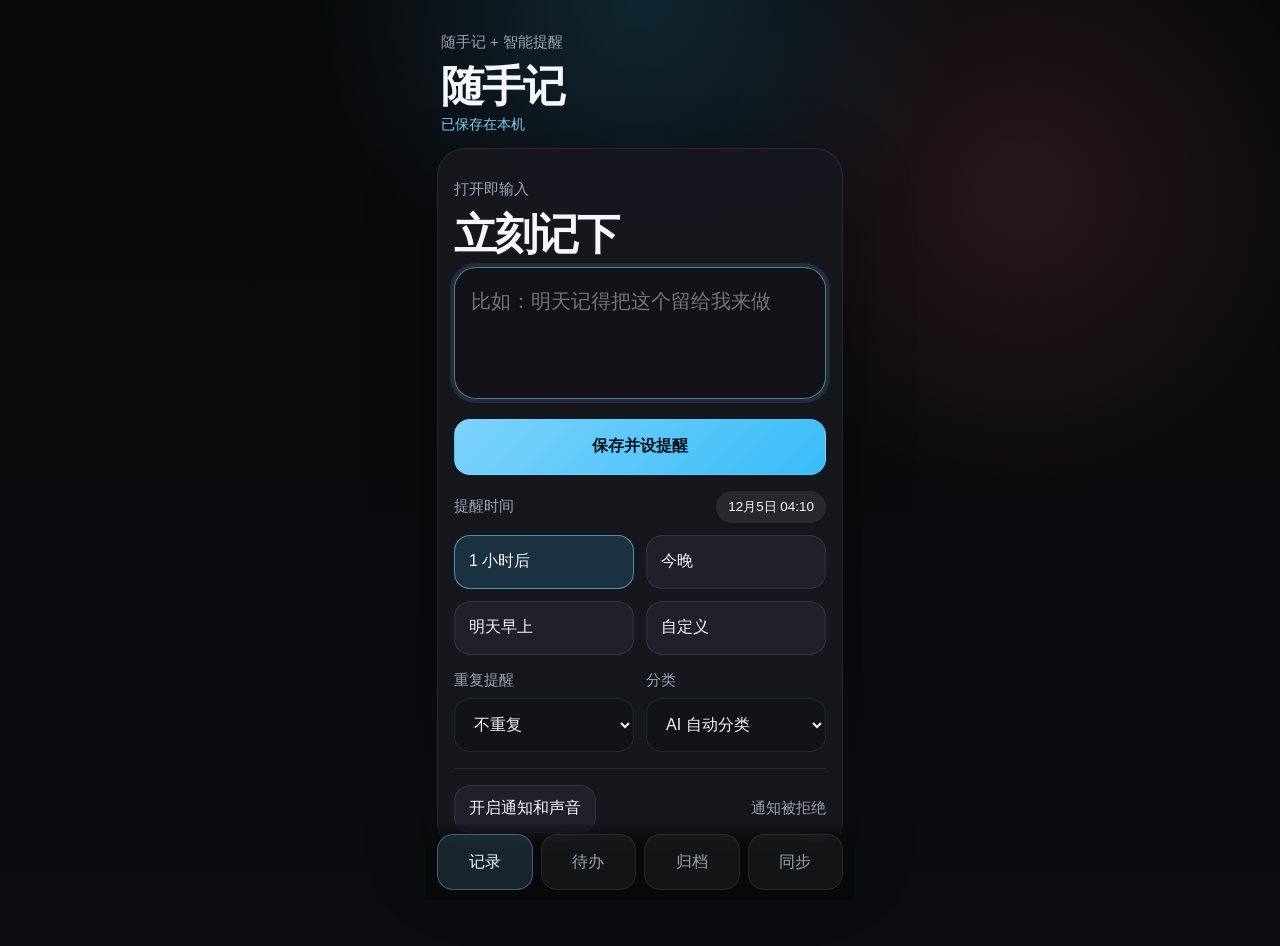
<file: docs/index.html>
<!DOCTYPE html>
<html lang="zh-CN">
  <head>
    <meta charset="UTF-8" />
    <meta name="viewport" content="width=device-width, initial-scale=1, viewport-fit=cover" />
    <meta name="theme-color" content="#09090b" />
    <meta name="apple-mobile-web-app-capable" content="yes" />
    <meta name="apple-mobile-web-app-status-bar-style" content="black-translucent" />
    <meta name="apple-mobile-web-app-title" content="随手记" />
    <meta name="mobile-web-app-capable" content="yes" />
    <meta name="description" content="随手记 + 智能提醒工具" />
    <title>随手记提醒</title>
    <link rel="manifest" href="./manifest.webmanifest?v=20260429a" />
    <link rel="icon" href="./icon.svg?v=20260429a" type="image/svg+xml" />
    <link rel="apple-touch-icon" href="./icon.svg?v=20260429a" />
    <style>
      html,
      body {
        margin: 0;
        min-height: 100%;
        background: #09090b;
        color: #f4f7fb;
      }
    </style>
    <link rel="stylesheet" href="./styles.css?v=20260629a" />
  </head>
  <body>
    <div class="app-shell">
      <header class="topbar">
        <p class="eyebrow">随手记 + 智能提醒</p>
        <h1 class="app-title">随手记</h1>
        <p id="appStatus" class="status-text">正在准备手机离线使用…</p>
      </header>

      <main class="layout">
        <section class="page is-active" data-page="capture">
          <form id="captureForm" class="capture-card">
            <div class="section-head compact">
              <div>
                <p class="section-kicker">打开即输入</p>
                <h2>立刻记下</h2>
              </div>
            </div>

            <label class="sr-only" for="noteInput">快速记录</label>
            <textarea
              id="noteInput"
              class="note-input"
              placeholder="比如：明天记得把这个留给我来做"
              rows="3"
              autofocus
              enterkeyhint="done"
            ></textarea>

            <div class="capture-actions">
              <button id="saveBtn" class="primary-button" type="submit">保存并设提醒</button>
            </div>

            <div class="reminder-panel">
              <div class="section-title-row">
                <span class="section-title">提醒时间</span>
                <span id="selectedReminderLabel" class="selection-pill">未选择</span>
              </div>
              <div class="preset-grid">
                <button class="preset-button" type="button" data-preset="1h">1 小时后</button>
                <button class="preset-button" type="button" data-preset="tonight">今晚</button>
                <button class="preset-button" type="button" data-preset="tomorrow-morning">明天早上</button>
                <button class="preset-button" type="button" data-preset="custom">自定义</button>
              </div>
              <div id="customDateWrap" class="hidden">
                <label class="inline-label" for="customDate">自定义时间</label>
                <input id="customDate" class="datetime-input" type="datetime-local" />
              </div>
            </div>

            <div class="meta-grid">
              <div class="meta-card">
                <label class="inline-label" for="repeatSelect">重复提醒</label>
                <select id="repeatSelect" class="select-input">
                  <option value="none">不重复</option>
                  <option value="5">每 5 分钟</option>
                  <option value="15">每 15 分钟</option>
                  <option value="30">每 30 分钟</option>
                  <option value="60">每 1 小时</option>
                </select>
              </div>

              <div class="meta-card">
                <label class="inline-label" for="manualCategory">分类</label>
                <select id="manualCategory" class="select-input">
                  <option value="">AI 自动分类</option>
                  <option value="家庭">家庭</option>
                  <option value="工作">工作</option>
                  <option value="购物">购物</option>
                  <option value="出行">出行</option>
                  <option value="健康">健康</option>
                  <option value="财务">财务</option>
                  <option value="其他">其他</option>
                </select>
              </div>
            </div>

            <div class="permissions-row">
              <button id="permissionBtn" class="ghost-button" type="button">开启通知和声音</button>
              <span id="permissionStatus" class="muted-text">尚未授权</span>
            </div>
          </form>
        </section>

        <section class="page" data-page="tasks">
          <section class="list-section">
            <div class="section-head">
              <div>
                <p class="section-kicker">未完成事项</p>
                <h2>待办</h2>
              </div>
              <span id="activeCount" class="count-pill">0</span>
            </div>
            <div id="taskList" class="task-list"></div>
          </section>
        </section>

        <section class="page" data-page="archive">
          <section class="list-section">
            <div class="section-head">
              <div>
                <p class="section-kicker">已完成和归档</p>
                <h2>归档</h2>
              </div>
              <span id="archiveCount" class="count-pill">0</span>
            </div>
            <div id="archiveList" class="task-list"></div>
          </section>
        </section>

        <section class="page" data-page="sync">
          <section class="list-section">
            <div class="section-head compact">
              <div>
                <p class="section-kicker">跨设备实时</p>
                <h2>同步</h2>
              </div>
              <span id="syncStatus" class="sync-status-badge idle">未连接</span>
            </div>

            <div id="syncSetupNote" class="sync-setup-note hidden">
              <p class="muted-text">云同步需要 Firebase 支持。</p>
              <p class="muted-text">请在 <code>index.html</code> 中将 <code>window.FIREBASE_CONFIG</code> 替换为你自己的 Firebase 项目配置，然后刷新页面。</p>
              <p class="muted-text">获取配置：Firebase 控制台 → 项目设置 → 你的应用 → Firebase SDK 配置</p>
            </div>

            <div id="syncConnectSection" class="hidden">
              <div class="sync-key-section">
                <p class="section-title">当前同步码</p>
                <div class="sync-key-row">
                  <span id="syncKeyDisplay" class="sync-key-display">—</span>
                  <button id="syncCopyBtn" class="action-button" type="button">复制</button>
                </div>
              </div>

              <div class="sync-input-section">
                <label class="inline-label" for="syncKeyInput">输入另一台设备上的同步码</label>
                <input
                  id="syncKeyInput"
                  class="sync-key-input"
                  type="text"
                  placeholder="xxxx-xxxx-xxxx-xxxx"
                  autocomplete="off"
                  autocorrect="off"
                  autocapitalize="none"
                  spellcheck="false"
                />
              </div>

              <div class="sync-actions">
                <button id="syncConnectBtn" class="primary-button" type="button">连接同步</button>
                <button id="syncGenerateBtn" class="ghost-button" type="button">生成新同步码</button>
                <button id="syncDisconnectBtn" class="action-button danger hidden" type="button">断开同步</button>
              </div>

              <p class="muted-text sync-hint">
                在另一台设备上打开此 App，进入同步页面，输入同一个同步码后点击「连接同步」，即可实时双向同步所有待办事项。
              </p>
            </div>
          </section>
        </section>
      </main>

      <nav class="bottom-nav" aria-label="主导航">
        <button class="nav-button is-active" type="button" data-page-target="capture">
          <span>记录</span>
        </button>
        <button class="nav-button" type="button" data-page-target="tasks">
          <span>待办</span>
          <span id="navActiveCount" class="nav-badge hidden">0</span>
        </button>
        <button class="nav-button" type="button" data-page-target="archive">
          <span>归档</span>
        </button>
        <button class="nav-button" type="button" data-page-target="sync">
          <span>同步</span>
          <span id="navSyncBadge" class="nav-badge sync-active hidden">●</span>
        </button>
      </nav>

      <div id="toast" class="toast hidden" aria-live="polite"></div>
    </div>

    <template id="taskTemplate">
      <article class="task-card">
        <div class="task-topline">
          <span class="task-category"></span>
          <span class="task-reminder"></span>
        </div>
        <p class="task-text"></p>
        <div class="tag-row"></div>
        <div class="task-actions"></div>
      </article>
    </template>

    <!--
      跨设备同步配置
      ============
      1. 前往 https://console.firebase.google.com 创建项目
      2. 启用 Firestore Database（测试模式即可）
      3. 将下方 null 替换为你的 Firebase 项目配置对象
      4. 在 Firestore 安全规则中添加：
         match /rooms/{roomId}/tasks/{taskId} { allow read, write: if true; }

      Firebase 配置示例：
      {
        apiKey: "AIza...",
        authDomain: "your-project.firebaseapp.com",
        projectId: "your-project-id",
        storageBucket: "your-project.appspot.com",
        messagingSenderId: "123456789",
        appId: "1:123456789:web:abc123"
      }
    -->
    <script>
      window.FIREBASE_CONFIG = null;
    </script>
    <script src="./app.js?v=20260629a"></script>
  </body>
</html>
</file>
<file: docs/styles.css>
:root {
  --bg: #09090b;
  --bg-soft: #121218;
  --card: rgba(23, 23, 31, 0.96);
  --card-strong: rgba(33, 33, 44, 0.98);
  --line: rgba(255, 255, 255, 0.08);
  --text: #f4f7fb;
  --muted: #9aa4b2;
  --accent: #7dd3fc;
  --accent-strong: #38bdf8;
  --success: #86efac;
  --warning: #fdba74;
  --danger: #fb7185;
  --shadow: 0 24px 72px rgba(0, 0, 0, 0.3);
  --radius-xl: 28px;
  --radius-lg: 20px;
  --radius-md: 16px;
  --font-stack: "SF Pro Display", "PingFang SC", "Hiragino Sans GB", "Noto Sans SC", sans-serif;
}

* {
  box-sizing: border-box;
}

html,
body {
  margin: 0;
  min-height: 100%;
  background:
    radial-gradient(circle at top, rgba(56, 189, 248, 0.16), transparent 28%),
    radial-gradient(circle at 80% 20%, rgba(251, 113, 133, 0.12), transparent 24%),
    linear-gradient(180deg, #09090b 0%, #0c0d11 100%);
  color: var(--text);
  font-family: var(--font-stack);
}

body {
  min-height: 100dvh;
}

button,
input,
select,
textarea {
  font: inherit;
}

button {
  border: 0;
  cursor: pointer;
}

.app-shell {
  width: min(100%, 430px);
  min-height: 100dvh;
  margin: 0 auto;
  padding:
    max(12px, env(safe-area-inset-top))
    12px
    calc(96px + env(safe-area-inset-bottom));
}

.topbar {
  padding: 6px 4px 14px;
}

.eyebrow,
.section-kicker,
.muted-text,
.section-title,
.inline-label {
  color: var(--muted);
  font-size: 0.92rem;
}

.status-text {
  margin: 8px 0 0;
  color: var(--accent);
  font-size: 0.9rem;
}

.app-title,
.section-head h2 {
  margin: 8px 0 0;
  font-size: clamp(2rem, 9vw, 2.7rem);
  line-height: 0.95;
  letter-spacing: -0.05em;
}

.layout {
  position: relative;
}

.page {
  display: none;
}

.page.is-active {
  display: block;
}

.capture-card,
.list-section {
  border: 1px solid var(--line);
  background: var(--card);
  backdrop-filter: blur(20px);
  border-radius: var(--radius-xl);
  box-shadow: var(--shadow);
}

.capture-card,
.list-section {
  padding: 16px;
}

.section-head,
.task-topline,
.task-actions,
.section-title-row,
.permissions-row {
  display: flex;
  align-items: center;
  justify-content: space-between;
  gap: 12px;
}

.section-head.compact {
  margin-bottom: 12px;
}

.note-input {
  width: 100%;
  min-height: 132px;
  padding: 18px 16px;
  resize: none;
  color: var(--text);
  background: var(--bg-soft);
  border: 1px solid rgba(125, 211, 252, 0.12);
  border-radius: 22px;
  outline: none;
  font-size: 1.28rem;
  line-height: 1.5;
}

.note-input:focus {
  border-color: rgba(125, 211, 252, 0.55);
  box-shadow: 0 0 0 4px rgba(125, 211, 252, 0.12);
}

.capture-actions,
.reminder-panel,
.meta-grid,
.permissions-row {
  margin-top: 16px;
}

.primary-button,
.ghost-button,
.preset-button,
.action-button,
.nav-button {
  border: 1px solid var(--line);
  border-radius: var(--radius-md);
}

.primary-button {
  width: 100%;
  min-height: 56px;
  padding: 16px 18px;
  background: linear-gradient(135deg, var(--accent) 0%, var(--accent-strong) 100%);
  color: #03131d;
  font-weight: 700;
}

.ghost-button,
.preset-button,
.action-button {
  background: var(--card-strong);
  color: var(--text);
}

.preset-grid,
.meta-grid,
.task-list {
  display: grid;
  gap: 12px;
}

.preset-grid {
  grid-template-columns: repeat(2, minmax(0, 1fr));
  margin-top: 12px;
}

.preset-button {
  min-height: 54px;
  padding: 14px;
  text-align: left;
}

.preset-button.is-active {
  border-color: rgba(125, 211, 252, 0.58);
  background: rgba(56, 189, 248, 0.16);
}

.datetime-input,
.select-input {
  width: 100%;
  margin-top: 8px;
  min-height: 54px;
  padding: 14px 15px;
  background: var(--bg-soft);
  color: var(--text);
  border: 1px solid var(--line);
  border-radius: 16px;
}

.meta-grid {
  grid-template-columns: repeat(2, minmax(0, 1fr));
}

.permissions-row {
  border-top: 1px solid var(--line);
  padding-top: 16px;
}

.ghost-button,
.action-button {
  min-height: 48px;
  padding: 12px 14px;
}

.selection-pill,
.count-pill,
.task-category,
.task-reminder,
.tag-pill,
.nav-badge {
  border-radius: 999px;
  padding: 7px 12px;
  font-size: 0.84rem;
}

.selection-pill,
.count-pill {
  background: rgba(255, 255, 255, 0.08);
}

.task-card {
  padding: 16px;
  border-radius: var(--radius-lg);
  background: rgba(255, 255, 255, 0.03);
  border: 1px solid var(--line);
}

.task-category {
  background: rgba(134, 239, 172, 0.13);
  color: var(--success);
}

.task-reminder {
  background: rgba(253, 186, 116, 0.12);
  color: var(--warning);
}

.task-text {
  margin: 12px 0;
  font-size: 1.18rem;
  line-height: 1.45;
}

.tag-row {
  display: flex;
  flex-wrap: wrap;
  gap: 8px;
  margin-bottom: 14px;
}

.tag-pill {
  background: rgba(255, 255, 255, 0.07);
  color: #d7dfeb;
}

.task-actions {
  flex-wrap: wrap;
  justify-content: flex-start;
}

.action-button.primary {
  background: rgba(134, 239, 172, 0.14);
  color: var(--success);
}

.action-button.warn {
  background: rgba(253, 186, 116, 0.12);
  color: var(--warning);
}

.action-button.danger {
  background: rgba(251, 113, 133, 0.12);
  color: var(--danger);
}

.bottom-nav {
  position: fixed;
  left: 50%;
  bottom: 0;
  transform: translateX(-50%);
  width: min(100%, 430px);
  padding: 10px 12px calc(10px + env(safe-area-inset-bottom));
  display: grid;
  grid-template-columns: repeat(4, minmax(0, 1fr));
  gap: 8px;
  background: linear-gradient(180deg, rgba(9, 9, 11, 0) 0%, rgba(9, 9, 11, 0.94) 30%);
  backdrop-filter: blur(18px);
}

.nav-button {
  min-height: 56px;
  padding: 12px 10px;
  background: rgba(255, 255, 255, 0.05);
  color: var(--muted);
  display: flex;
  align-items: center;
  justify-content: center;
  gap: 8px;
}

.nav-button.is-active {
  background: rgba(125, 211, 252, 0.14);
  color: var(--text);
  border-color: rgba(125, 211, 252, 0.35);
}

.nav-badge {
  padding: 4px 8px;
  background: rgba(125, 211, 252, 0.2);
  color: var(--accent);
}

.hidden,
.sr-only {
  display: none;
}

.toast {
  position: fixed;
  left: 50%;
  bottom: calc(84px + env(safe-area-inset-bottom));
  transform: translateX(-50%) translateY(16px);
  width: calc(100% - 32px);
  max-width: 320px;
  padding: 14px 16px;
  border-radius: 16px;
  background: rgba(125, 211, 252, 0.18);
  border: 1px solid rgba(125, 211, 252, 0.28);
  color: var(--text);
  text-align: center;
  backdrop-filter: blur(14px);
  opacity: 0;
  pointer-events: none;
  transition: opacity 0.18s ease, transform 0.18s ease;
}

.toast.is-visible {
  opacity: 1;
  transform: translateX(-50%) translateY(0);
}

.sync-status-badge {
  border-radius: 999px;
  padding: 7px 12px;
  font-size: 0.84rem;
}

.sync-status-badge.idle,
.sync-status-badge.unconfigured {
  background: rgba(255, 255, 255, 0.08);
  color: var(--muted);
}

.sync-status-badge.connecting {
  background: rgba(253, 186, 116, 0.12);
  color: var(--warning);
}

.sync-status-badge.synced {
  background: rgba(134, 239, 172, 0.13);
  color: var(--success);
}

.sync-status-badge.error {
  background: rgba(251, 113, 133, 0.12);
  color: var(--danger);
}

.sync-key-display {
  flex: 1;
  font-family: "SF Mono", "Fira Code", monospace;
  font-size: 0.96rem;
  color: var(--accent);
  letter-spacing: 0.07em;
  overflow: hidden;
  text-overflow: ellipsis;
  white-space: nowrap;
}

.sync-key-row {
  display: flex;
  align-items: center;
  gap: 10px;
  margin-top: 10px;
}

.sync-key-input {
  width: 100%;
  margin-top: 8px;
  min-height: 54px;
  padding: 14px 15px;
  background: var(--bg-soft);
  color: var(--text);
  border: 1px solid var(--line);
  border-radius: 16px;
  font-family: "SF Mono", "Fira Code", monospace;
  font-size: 1rem;
  letter-spacing: 0.06em;
  outline: none;
}

.sync-key-input:focus {
  border-color: rgba(125, 211, 252, 0.55);
  box-shadow: 0 0 0 4px rgba(125, 211, 252, 0.12);
}

.sync-key-section,
.sync-input-section {
  margin-top: 20px;
}

.sync-actions {
  display: flex;
  flex-direction: column;
  gap: 10px;
  margin-top: 16px;
}

.sync-hint {
  margin-top: 20px;
  font-size: 0.88rem;
  line-height: 1.6;
}

.sync-setup-note {
  margin-top: 16px;
  padding: 14px 16px;
  border-radius: 14px;
  background: rgba(251, 113, 133, 0.07);
  border: 1px solid rgba(251, 113, 133, 0.18);
}

.sync-setup-note p {
  margin: 6px 0;
  font-size: 0.9rem;
}

.sync-setup-note code {
  font-family: "SF Mono", "Fira Code", monospace;
  font-size: 0.85rem;
  color: var(--accent);
  background: rgba(125, 211, 252, 0.08);
  padding: 2px 6px;
  border-radius: 6px;
}

.nav-badge.sync-active {
  background: rgba(134, 239, 172, 0.2);
  color: var(--success);
  font-size: 0.7rem;
  padding: 3px 7px;
}

@media (max-width: 640px) {
  .meta-grid {
    grid-template-columns: 1fr;
  }

  .task-topline,
  .section-head,
  .permissions-row {
    align-items: flex-start;
    flex-direction: column;
  }
}
</file>
